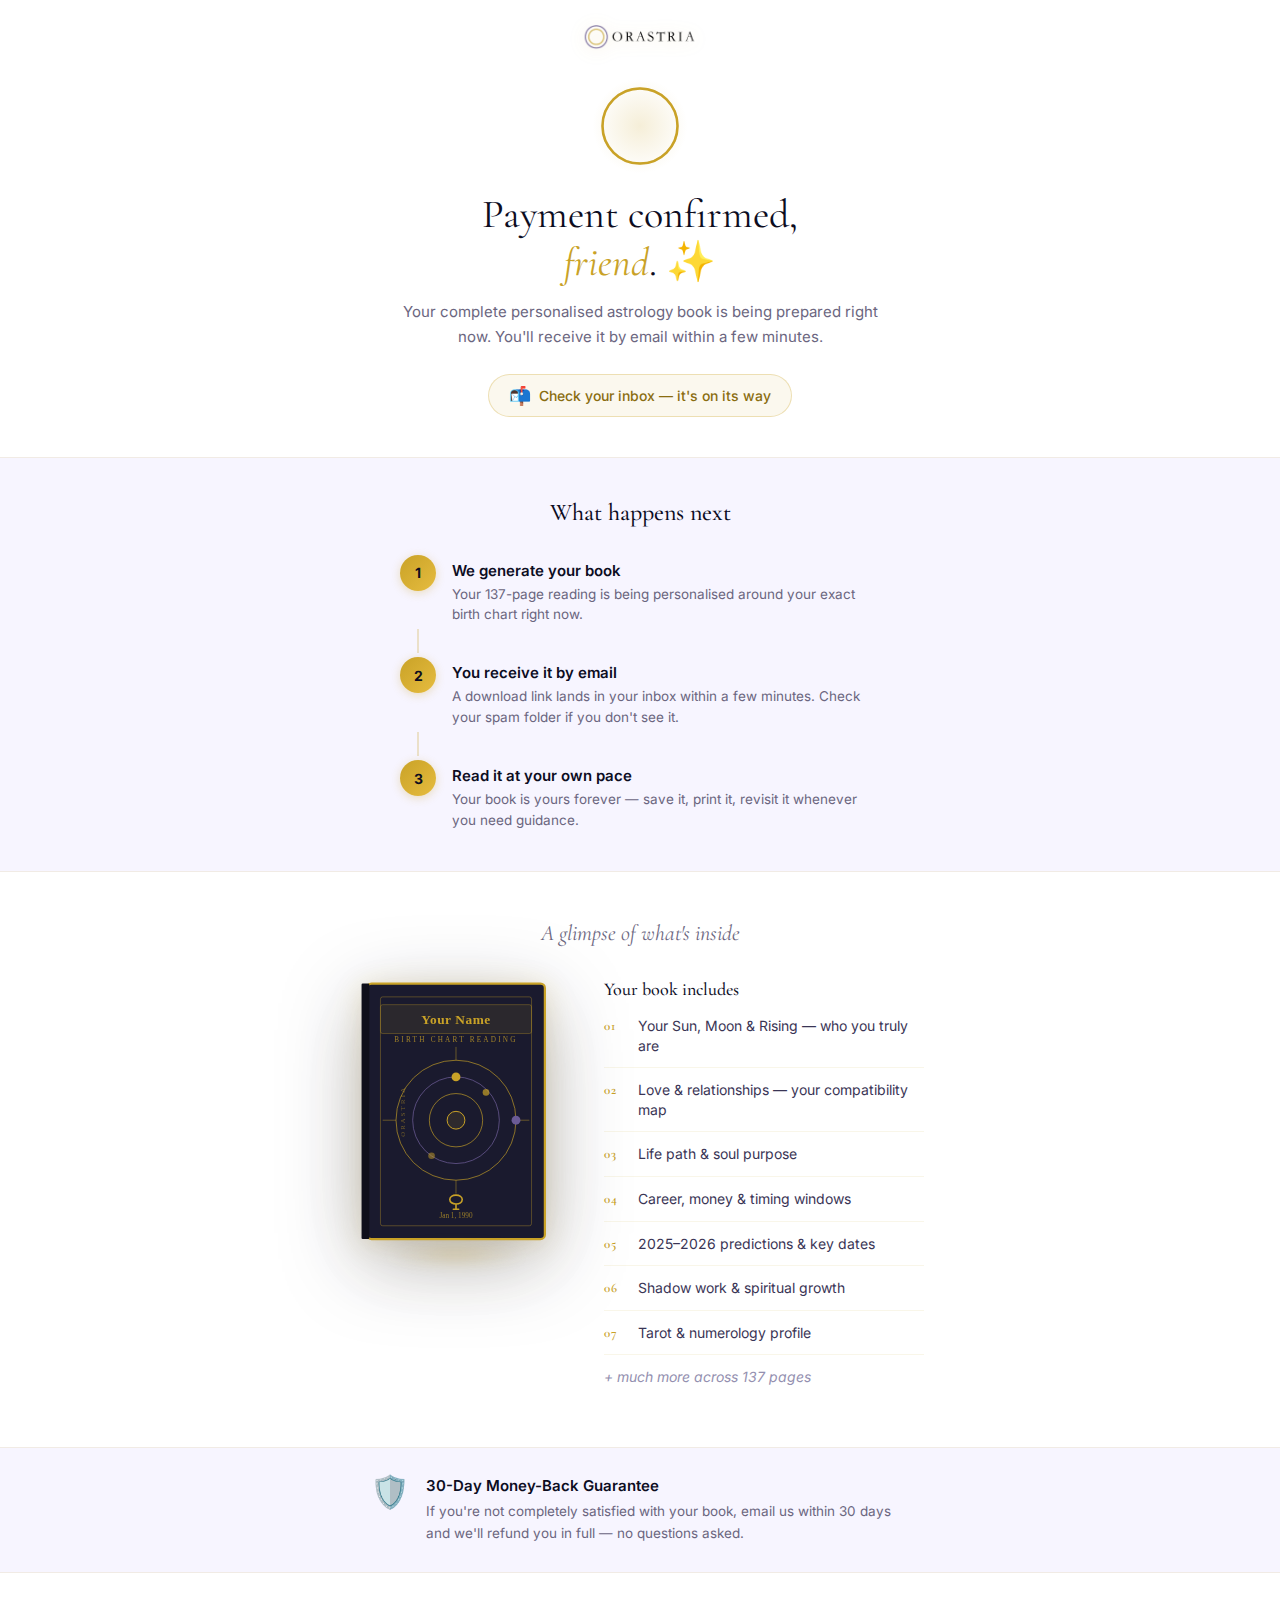
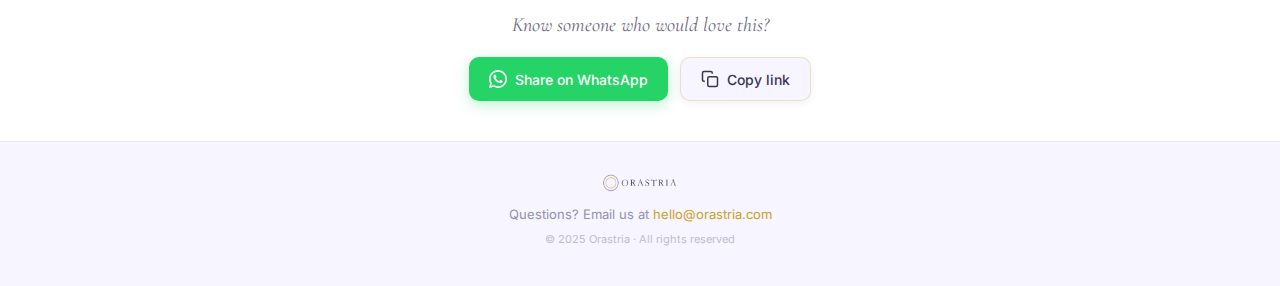
<file: thank-you-book/index.html>
<!DOCTYPE html>
<html lang="en">
<head>
<!-- Meta Pixel Code - Deferred until purchase verification -->
<script>
// ══════════════════════════════════════════════════════════════════════════════
// ORASTRIA THANK YOU PAGE - PURCHASE TRACKING
// v2026-02-24-v5: Fixed event_id for Meta CAPI deduplication
// ══════════════════════════════════════════════════════════════════════════════

const SUPABASE_URL = 'https://bkxgpjxfexndjwawaiph.supabase.co';
const SUPABASE_KEY = 'sb_publishable_qw9JxZ0SwYY5s_yOOylcgg_BWF2FnQ7';
const KLAVIYO_WORKER = 'https://orastria-api.orastria.workers.dev/klaviyo/purchase';
const SESSION_RESOLVER = 'https://orastria-api.orastria.workers.dev/session-to-uid';
const PIXEL_ID = '1196585509341329';

// ════════════════════════════════════════════════════════════════════════════
// PERSONALIZATION - Called when we have user data
// ════════════════════════════════════════════════════════════════════════════
function personalizePage(userData) {
  const params = new URLSearchParams(window.location.search);
  const name = params.get('name') || (userData ? userData.first_name : '') || localStorage.getItem('orastria_name') || '';

  if (name) {
    const firstName = name.split(' ')[0];
    const nameEl = document.getElementById('ty2-name');
    const coverEl = document.getElementById('ty2-cover-name');
    if (nameEl) nameEl.textContent = firstName;
    if (coverEl) coverEl.textContent = firstName;
    console.log('✓ Page personalized for:', firstName);
  } else {
    console.log('✓ Page personalized for: friend (no name found)');
  }
  
  // Store for other scripts
  window.thankYouUserData = userData;
}

// SHA256 hash function for email
async function sha256(message) {
  const msgBuffer = new TextEncoder().encode(message);
  const hashBuffer = await crypto.subtle.digest('SHA-256', msgBuffer);
  const hashArray = Array.from(new Uint8Array(hashBuffer));
  return hashArray.map(b => b.toString(16).padStart(2, '0')).join('');
}

// Generate deterministic event_id for deduplication (same as server-side CAPI)
function generateEventId(uid) {
  return `purchase_${uid}`;  // Must match server-side for dedup
}

// Get user IP
async function getUserIP() {
  try {
    const res = await fetch('https://api.ipify.org?format=json');
    const data = await res.json();
    return data.ip;
  } catch (e) {
    console.warn('Could not fetch IP:', e);
    return null;
  }
}

// Initialize Meta Pixel
function initPixel(advancedMatching = {}) {
  !function(f,b,e,v,n,t,s)
  {if(f.fbq)return;n=f.fbq=function(){n.callMethod?
  n.callMethod.apply(n,arguments):n.queue.push(arguments)};
  if(!f._fbq)f._fbq=n;n.push=n;n.loaded=!0;n.version='2.0';
  n.queue=[];t=b.createElement(e);t.async=!0;
  t.src=v;s=b.getElementsByTagName(e)[0];
  s.parentNode.insertBefore(t,s)}(window, document,'script',
  'https://connect.facebook.net/en_US/fbevents.js');

  fbq('init', PIXEL_ID, advancedMatching);
  fbq('track', 'PageView');
  console.log('📊 Pixel initialized');
}

// ════════════════════════════════════════════════════════════════════════════
// Resolve UID - handles both real UUIDs and Stripe session IDs
// ════════════════════════════════════════════════════════════════════════════
async function resolveUID(rawUID) {
  const uuidRegex = /^[0-9a-f]{8}-[0-9a-f]{4}-[0-9a-f]{4}-[0-9a-f]{4}-[0-9a-f]{12}$/i;
  if (rawUID && uuidRegex.test(rawUID)) {
    console.log('✓ UID is a valid UUID:', rawUID);
    return { uid: rawUID, email: null };
  }

  if (rawUID && rawUID.startsWith('cs_')) {
    console.log('⚠️ UID is a Stripe session ID, resolving via API...');
    try {
      const response = await fetch(`${SESSION_RESOLVER}?session_id=${rawUID}`);
      if (response.ok) {
        const data = await response.json();
        if (data.uid) {
          console.log('✓ Resolved real UID from session:', data.uid);
          return { uid: data.uid, email: data.email };
        }
      }
      console.error('❌ Could not resolve session to UID');
    } catch (error) {
      console.error('❌ Session resolution failed:', error);
    }
  }

  return { uid: null, email: null };
}

// ════════════════════════════════════════════════════════════════════════════
// MAIN PURCHASE FLOW
// ════════════════════════════════════════════════════════════════════════════
(async function processPurchase() {
  const urlParams = new URLSearchParams(window.location.search);
  let rawUID = urlParams.get('uid');
  const sessionId = urlParams.get('session_id');
  
  console.log('━━━ THANK YOU PAGE LOADED ━━━');
  console.log('Raw UID from URL:', rawUID);
  console.log('Session ID:', sessionId);

  // STEP 0: Resolve UID if it's a Stripe session ID
  let uid = rawUID;
  
  if (!rawUID && sessionId && sessionId.startsWith('cs_')) {
    console.log('📍 No UID, but have session_id - attempting resolution...');
    const resolved = await resolveUID(sessionId);
    uid = resolved.uid;
  } else if (rawUID && rawUID.startsWith('cs_')) {
    const resolved = await resolveUID(rawUID);
    uid = resolved.uid;
  } else if (rawUID) {
    const resolved = await resolveUID(rawUID);
    uid = resolved.uid;
  }

  // STEP 1: Verify UID exists
  if (!uid) {
    console.error('❌ Could not determine user ID');
    initPixel();
    personalizePage(null); // Still personalize with fallback
    return;
  }
  
  console.log('✅ Using resolved UID:', uid);

  // STEP 2: Fetch user from Supabase
  console.log('📊 Fetching user from Supabase...');
  
  let userData;
  try {
    const response = await fetch(
      `${SUPABASE_URL}/rest/v1/orastria_submissions?id=eq.${uid}&select=*`,
      {
        headers: {
          'apikey': SUPABASE_KEY,
          'Authorization': `Bearer ${SUPABASE_KEY}`
        }
      }
    );
    
    const users = await response.json();
    
    if (!users || users.length === 0) {
      console.error('❌ User not found in database for UID:', uid);
      initPixel();
      personalizePage(null);
      return;
    }
    
    userData = users[0];
    console.log('✅ User found:', userData.email, '| Name:', userData.first_name);
    
  } catch (error) {
    console.error('❌ Supabase fetch error:', error);
    initPixel();
    personalizePage(null);
    return;
  }

  // *** PERSONALIZE PAGE IMMEDIATELY AFTER GETTING USER DATA ***
  personalizePage(userData);

  // STEP 3: Check if already purchased
  if (userData.buy === true || userData.buy === 'yes' || userData.buy === 'true') {
    console.log('⚠️ User already purchased - NOT firing Purchase event again');
    initPixel();
    return;
  }

  // STEP 4: NEW PURCHASE - Fire events
  console.log('🎉 NEW PURCHASE DETECTED');
  
  const userIP = await getUserIP();
  const userAgent = navigator.userAgent;
  const fbclid = userData.fbclid || urlParams.get('fbclid') || '';
  const eventId = generateEventId(uid);
  
  const advancedMatching = { external_id: uid };
  
  if (fbclid) {
    advancedMatching.fbc = 'fb.1.' + Date.now() + '.' + fbclid;
  }
  if (userData.email) {
    advancedMatching.em = await sha256(userData.email.toLowerCase().trim());
  }
  if (userIP) {
    advancedMatching.client_ip_address = userIP;
  }
  if (userAgent) {
    advancedMatching.client_user_agent = userAgent;
  }
  
  console.log('📊 Event ID:', eventId);
  
  initPixel(advancedMatching);
  
  fbq('track', 'Purchase', {
    value: 7.99,
    currency: 'EUR',
    content_name: 'Orastria Full Book',
    content_type: 'product',
    content_ids: ['orastria-book'],
    order_id: uid
  }, { eventID: eventId });
  
  console.log('✅ Meta Purchase event fired: €7.99');

  // ════════════════════════════════════════════════════════════════════════════
  // GOOGLE ADS CONVERSION (with Enhanced Conversions)
  // ════════════════════════════════════════════════════════════════════════════
  if (typeof gtag === 'function') {
    // Set user_data for Enhanced Conversions
    gtag('set', 'user_data', {
      'email': userData.email || '',
      'first_name': userData.first_name || '',
      'last_name': userData.last_name || ''
    });
    
    // Fire conversion event
    gtag('event', 'conversion', {
      'send_to': 'AW-17514821837/88zjCM_ng_4bEM3x259B',
      'value': 7.99,
      'currency': 'EUR',
      'transaction_id': uid
    });
    
    console.log('✅ Google Ads conversion fired: €7.99');
  } else {
    console.warn('⚠️ gtag not loaded - Google Ads conversion skipped');
  }

  // ════════════════════════════════════════════════════════════════════════════
  // MICROSOFT/BING ADS CONVERSION
  // ════════════════════════════════════════════════════════════════════════════
  window.uetq = window.uetq || [];
  window.uetq.push('event', 'purchase', {
    'revenue_value': 7.99,
    'currency': 'EUR',
    'transaction_id': uid
  });
  console.log('✅ Bing Ads conversion fired: €7.99');

  // STEP 5: Update Supabase + Klaviyo (fire and forget)
  console.log('📝 Updating Supabase and Klaviyo...');
  
  fetch(`${SUPABASE_URL}/rest/v1/orastria_submissions?id=eq.${uid}`, {
    method: 'PATCH',
    headers: {
      'Content-Type': 'application/json',
      'apikey': SUPABASE_KEY,
      'Authorization': `Bearer ${SUPABASE_KEY}`,
      'Prefer': 'return=minimal'
    },
    body: JSON.stringify({ buy: true })
  }).then(r => console.log(r.ok ? '✅ Supabase: buy=true' : '❌ Supabase failed'))
    .catch(e => console.error('❌ Supabase error:', e));
  
  fetch(KLAVIYO_WORKER, {
    method: 'POST',
    headers: { 'Content-Type': 'application/json' },
    body: JSON.stringify({ email: userData.email })
  }).then(r => r.json())
    .then(d => console.log(d.success ? '✅ Klaviyo: pay?=yes' : '❌ Klaviyo failed:', d))
    .catch(e => console.error('❌ Klaviyo error:', e));
  
  console.log('━━━ PURCHASE TRACKING COMPLETE ━━━');
})();
</script>
<noscript><img height="1" width="1" style="display:none"
src="https://www.facebook.com/tr?id=1196585509341329&ev=PageView&noscript=1"
/></noscript>
<!-- End Meta Pixel Code -->
<!-- Google Ads (gtag.js) -->
<script async src="https://www.googletagmanager.com/gtag/js?id=AW-17514821837"></script>
<script>
  window.dataLayer = window.dataLayer || [];
  function gtag(){dataLayer.push(arguments);}
  gtag('js', new Date());
  gtag('config', 'AW-17514821837');
</script>
<!-- End Google Ads -->
<!-- Microsoft/Bing UET Tag -->
<script>(function(w,d,t,u,o){w[u]=w[u]||[],o.ts=(new Date).getTime();var n=d.createElement(t);n.src="https://bat.bing.net/bat.js?ti="+o.ti+("uetq"!=u?"&q="+u:""),n.async=1,n.onload=n.onreadystatechange=function(){var s=this.readyState;s&&"loaded"!==s&&"complete"!==s||(o.q=w[u],w[u]=new UET(o),w[u].push("pageLoad"),n.onload=n.onreadystatechange=null)};var i=d.getElementsByTagName(t)[0];i.parentNode.insertBefore(n,i)})(window,document,"script","uetq",{ti:"187237886",enableAutoSpaTracking:true});</script>
<!-- End Bing UET -->
  <meta charset="UTF-8" />
  <meta name="viewport" content="width=device-width, initial-scale=1.0" />
  <title>Orastria — Your Book is Being Prepared ✨</title>
  <link rel="preconnect" href="https://fonts.googleapis.com" />
  <link rel="preconnect" href="https://fonts.gstatic.com" crossorigin />
  <link href="https://fonts.googleapis.com/css2?family=Cormorant+Garamond:ital,wght@0,300;0,400;0,500;0,600;1,300;1,400&family=Inter:wght@300;400;500;600&display=swap" rel="stylesheet" />
  <link rel="stylesheet" href="thank-you.css" />
</head>
<body>

<!-- ── HEADER ──────────────────────────────────────────────── -->
<header class="ty2-header">
  <img src="../book-1/assets/images/logo.avif" alt="Orastria" class="ty2-logo" />
</header>

<!-- ── HERO ────────────────────────────────────────────────── -->
<section class="ty2-hero">
  <div class="ty2-check-wrap">
    <svg class="ty2-check-svg" viewBox="0 0 64 64" fill="none" xmlns="http://www.w3.org/2000/svg">
      <circle cx="32" cy="32" r="30" stroke="#c9a227" stroke-width="2" stroke-opacity="0.3"/>
      <circle cx="32" cy="32" r="30" stroke="#c9a227" stroke-width="2" stroke-dasharray="188.5" stroke-dashoffset="188.5" class="ty2-check-ring"/>
      <polyline points="18,33 27,43 46,22" stroke="#c9a227" stroke-width="3" stroke-linecap="round" stroke-linejoin="round" stroke-dasharray="42" stroke-dashoffset="42" class="ty2-check-tick"/>
    </svg>
    <div class="ty2-check-glow"></div>
  </div>

  <h1 class="ty2-title">Payment confirmed,<br><em id="ty2-name">friend</em>. ✨</h1>
  <p class="ty2-sub">Your complete personalised astrology book is being prepared right now. You'll receive it by email within a few minutes.</p>

  <div class="ty2-email-badge">
    <span class="ty2-email-icon">📬</span>
    Check your inbox — it's on its way
  </div>
</section>

<!-- ── WHAT HAPPENS NEXT ────────────────────────────────────── -->
<section class="ty2-steps-section">
  <h2 class="ty2-steps-title">What happens next</h2>
  <div class="ty2-steps">
    <div class="ty2-step">
      <div class="ty2-step-num">1</div>
      <div class="ty2-step-body">
        <strong>We generate your book</strong>
        <span>Your 137-page reading is being personalised around your exact birth chart right now.</span>
      </div>
    </div>
    <div class="ty2-step-divider"></div>
    <div class="ty2-step">
      <div class="ty2-step-num">2</div>
      <div class="ty2-step-body">
        <strong>You receive it by email</strong>
        <span>A download link lands in your inbox within a few minutes. Check your spam folder if you don't see it.</span>
      </div>
    </div>
    <div class="ty2-step-divider"></div>
    <div class="ty2-step">
      <div class="ty2-step-num">3</div>
      <div class="ty2-step-body">
        <strong>Read it at your own pace</strong>
        <span>Your book is yours forever — save it, print it, revisit it whenever you need guidance.</span>
      </div>
    </div>
  </div>
</section>

<!-- ── BOOK PREVIEW ─────────────────────────────────────────── -->
<section class="ty2-book-section">
  <p class="ty2-book-label">A glimpse of what's inside</p>
  <div class="ty2-book-wrap">
    <div class="ty2-book-float">
      <svg class="ty2-book-svg" viewBox="0 0 180 240" fill="none" xmlns="http://www.w3.org/2000/svg">
        <rect x="10" y="5" width="160" height="230" rx="4" fill="#1a1a2e"/>
        <rect x="10" y="5" width="160" height="230" rx="4" stroke="#c9a227" stroke-width="2"/>
        <rect x="22" y="17" width="136" height="206" rx="2" stroke="#c9a227" stroke-width="0.8" stroke-opacity="0.4"/>
        <rect x="22" y="24" width="136" height="26" rx="2" fill="#c9a227" fill-opacity="0.1"/>
        <rect x="22" y="24" width="136" height="26" rx="2" stroke="#c9a227" stroke-width="0.6" stroke-opacity="0.5"/>
        <text x="90" y="41" text-anchor="middle" fill="#c9a227" font-family="Georgia, serif" font-size="12" font-weight="bold" letter-spacing="0.5" id="ty2-cover-name">Your Name</text>
        <text x="90" y="58" text-anchor="middle" fill="#c9a227" font-family="Georgia, serif" font-size="6.5" fill-opacity="0.75" letter-spacing="2">BIRTH CHART READING</text>
        <circle cx="90" cy="128" r="54" stroke="#c9a227" stroke-width="0.9" stroke-opacity="0.65"/>
        <circle cx="90" cy="128" r="39" stroke="#6b5b95" stroke-width="0.9" stroke-opacity="0.75"/>
        <circle cx="90" cy="128" r="24" stroke="#c9a227" stroke-width="0.9" stroke-opacity="0.65"/>
        <circle cx="90" cy="128" r="8" fill="#c9a227" fill-opacity="0.12" stroke="#c9a227" stroke-width="0.9"/>
        <line x1="90" y1="74" x2="90" y2="62" stroke="#c9a227" stroke-width="0.8" stroke-opacity="0.5"/>
        <line x1="90" y1="182" x2="90" y2="194" stroke="#c9a227" stroke-width="0.8" stroke-opacity="0.5"/>
        <line x1="36" y1="128" x2="24" y2="128" stroke="#c9a227" stroke-width="0.8" stroke-opacity="0.5"/>
        <line x1="144" y1="128" x2="156" y2="128" stroke="#c9a227" stroke-width="0.8" stroke-opacity="0.5"/>
        <circle cx="90" cy="89" r="4" fill="#c9a227"/>
        <circle cx="117" cy="103" r="3" fill="#c9a227" fill-opacity="0.7"/>
        <circle cx="144" cy="128" r="4" fill="#6b5b95"/>
        <circle cx="68" cy="160" r="3" fill="#c9a227" fill-opacity="0.5"/>
        <g transform="translate(82, 193) scale(0.8)" fill="none" stroke="#c9a227" stroke-width="1.8" stroke-linecap="round" stroke-linejoin="round">
          <path d="M3 8 C3 5 6 3 10 3 C14 3 17 5 17 8 C17 11 14 13 10 13 C6 13 3 11 3 8 M10 13 L10 19 M7 19 L13 19"/>
        </g>
        <text x="90" y="216" text-anchor="middle" fill="#c9a227" font-family="Georgia, serif" font-size="6.5" fill-opacity="0.7">Jan 1, 1990</text>
        <rect x="5" y="5" width="7" height="230" rx="1" fill="#0f0f1a"/>
        <text x="9" y="155" text-anchor="middle" fill="#c9a227" font-family="Georgia, serif" font-size="6" fill-opacity="0.5" letter-spacing="2" transform="rotate(-90, 9, 120)">ORASTRIA</text>
      </svg>
      <div class="ty2-book-glow"></div>
    </div>
    <div class="ty2-chapters">
      <p class="ty2-chapters-label">Your book includes</p>
      <ul class="ty2-chapters-list">
        <li><span class="ty2-ch-num">01</span><span>Your Sun, Moon & Rising — who you truly are</span></li>
        <li><span class="ty2-ch-num">02</span><span>Love & relationships — your compatibility map</span></li>
        <li><span class="ty2-ch-num">03</span><span>Life path & soul purpose</span></li>
        <li><span class="ty2-ch-num">04</span><span>Career, money & timing windows</span></li>
        <li><span class="ty2-ch-num">05</span><span>2025–2026 predictions & key dates</span></li>
        <li><span class="ty2-ch-num">06</span><span>Shadow work & spiritual growth</span></li>
        <li><span class="ty2-ch-num">07</span><span>Tarot & numerology profile</span></li>
        <li class="ty2-ch-more">+ much more across 137 pages</li>
      </ul>
    </div>
  </div>
</section>

<!-- ── GUARANTEE ────────────────────────────────────────────── -->
<section class="ty2-guarantee-section">
  <div class="ty2-guarantee-card">
    <div class="ty2-guarantee-icon">🛡️</div>
    <div>
      <strong>30-Day Money-Back Guarantee</strong>
      <p>If you're not completely satisfied with your book, email us within 30 days and we'll refund you in full — no questions asked.</p>
    </div>
  </div>
</section>

<!-- ── SHARE ─────────────────────────────────────────────────── -->
<section class="ty2-share-section">
  <p class="ty2-share-label">Know someone who would love this?</p>
  <div class="ty2-share-btns">
    <button class="ty2-share-btn ty2-share-wa" onclick="shareWhatsApp()">
      <svg viewBox="0 0 24 24" fill="currentColor" width="18" height="18"><path d="M17.472 14.382c-.297-.149-1.758-.867-2.03-.967-.273-.099-.471-.148-.67.15-.197.297-.767.966-.94 1.164-.173.199-.347.223-.644.075-.297-.15-1.255-.463-2.39-1.475-.883-.788-1.48-1.761-1.653-2.059-.173-.297-.018-.458.13-.606.134-.133.298-.347.446-.52.149-.174.198-.298.298-.497.099-.198.05-.371-.025-.52-.075-.149-.669-1.612-.916-2.207-.242-.579-.487-.5-.669-.51-.173-.008-.371-.01-.57-.01-.198 0-.52.074-.792.372-.272.297-1.04 1.016-1.04 2.479 0 1.462 1.065 2.875 1.213 3.074.149.198 2.096 3.2 5.077 4.487.709.306 1.262.489 1.694.625.712.227 1.36.195 1.871.118.571-.085 1.758-.719 2.006-1.413.248-.694.248-1.289.173-1.413-.074-.124-.272-.198-.57-.347z"/><path d="M12 0C5.373 0 0 5.373 0 12c0 2.122.554 4.118 1.523 5.853L0 24l6.343-1.501A11.933 11.933 0 0012 24c6.627 0 12-5.373 12-12S18.627 0 12 0zm0 21.818a9.817 9.817 0 01-5.002-1.368l-.358-.213-3.766.892.938-3.669-.234-.374A9.787 9.787 0 012.182 12C2.182 6.57 6.57 2.182 12 2.182c5.43 0 9.818 4.388 9.818 9.818 0 5.43-4.388 9.818-9.818 9.818z"/></svg>
      Share on WhatsApp
    </button>
    <button class="ty2-share-btn ty2-share-copy" onclick="copyLink()">
      <svg viewBox="0 0 24 24" fill="none" stroke="currentColor" stroke-width="2" width="18" height="18"><rect x="9" y="9" width="13" height="13" rx="2"/><path d="M5 15H4a2 2 0 01-2-2V4a2 2 0 012-2h9a2 2 0 012 2v1"/></svg>
      <span id="ty2-copy-label">Copy link</span>
    </button>
  </div>
</section>

<!-- ── FOOTER ───────────────────────────────────────────────── -->
<footer class="ty2-footer">
  <img src="../book-1/assets/images/logo.avif" alt="Orastria" class="ty2-footer-logo" />
  <p>Questions? Email us at <a href="mailto:hello@orastria.com">hello@orastria.com</a></p>
  <p class="ty2-footer-small">© 2025 Orastria · All rights reserved</p>
</footer>

<script>
// ── Animated checkmark on load ───────────────────────────────
window.addEventListener('load', () => {
  setTimeout(() => {
    document.querySelector('.ty2-check-ring').classList.add('animate');
    setTimeout(() => {
      document.querySelector('.ty2-check-tick').classList.add('animate');
    }, 500);
  }, 300);
});

// ── Share helpers ────────────────────────────────────────────
function shareWhatsApp() {
  const text = encodeURIComponent('I just got my personalised astrology book from Orastria — it\'s incredible! Check it out: https://orastria.com');
  window.open('https://wa.me/?text=' + text, '_blank');
}

function copyLink() {
  navigator.clipboard.writeText('https://orastria.com').then(() => {
    const label = document.getElementById('ty2-copy-label');
    label.textContent = 'Copied! ✓';
    setTimeout(() => label.textContent = 'Copy link', 2500);
  });
}
</script>

</body>
</html>
</file>
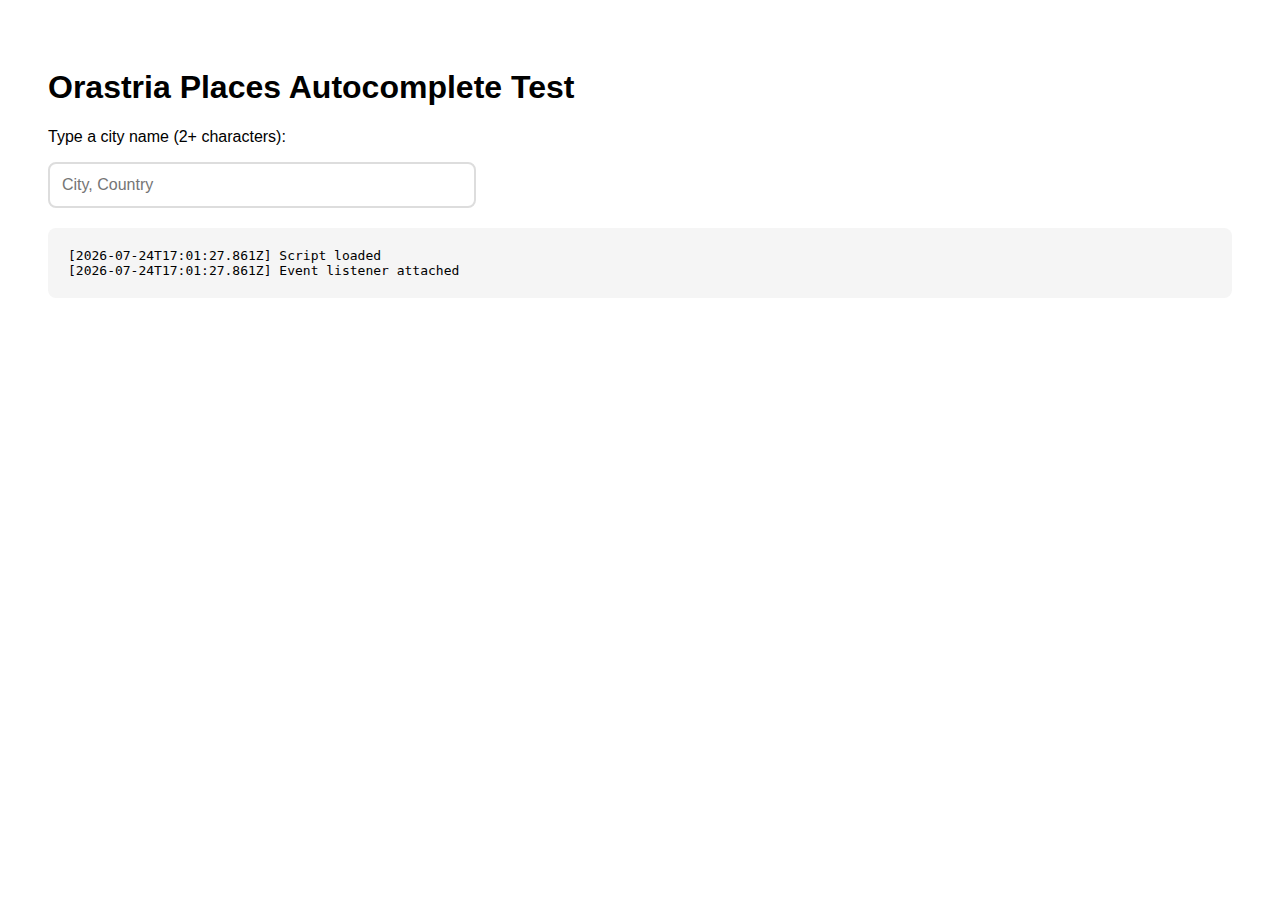
<file: test-autocomplete.html>
<!DOCTYPE html>
<html>
<head>
<meta charset="UTF-8">
<title>Autocomplete Test</title>
<style>
body { font-family: Arial; padding: 40px; }
input { padding: 12px; font-size: 16px; width: 400px; border: 2px solid #ddd; border-radius: 8px; }
.dropdown { position: absolute; background: white; border: 1px solid #ddd; border-radius: 8px; max-height: 300px; overflow-y: auto; z-index: 1000; box-shadow: 0 4px 12px rgba(0,0,0,0.15); display: none; width: 400px; }
.dropdown-item { padding: 12px 16px; cursor: pointer; border-bottom: 1px solid #f0f0f0; }
.dropdown-item:hover { background-color: #f5f5f5; }
#log { margin-top: 20px; padding: 20px; background: #f5f5f5; border-radius: 8px; font-family: monospace; white-space: pre-wrap; }
</style>
</head>
<body>

<h1>Orastria Places Autocomplete Test</h1>
<p>Type a city name (2+ characters):</p>

<div style="position: relative;">
  <input type="text" id="birth-place" placeholder="City, Country" />
  <div class="dropdown" id="dropdown"></div>
</div>

<div id="log"></div>

<script>
const input = document.getElementById('birth-place');
const dropdown = document.getElementById('dropdown');
const log = document.getElementById('log');

function addLog(msg) {
  log.textContent += `[${new Date().toISOString()}] ${msg}\n`;
}

addLog('Script loaded');

let debounceTimer;

input.addEventListener('input', async (e) => {
  clearTimeout(debounceTimer);
  const query = e.target.value.trim();
  
  addLog(`Input: "${query}" (length: ${query.length})`);

  if (query.length < 2) {
    dropdown.style.display = 'none';
    addLog('Too short, hiding dropdown');
    return;
  }

  debounceTimer = setTimeout(async () => {
    addLog('Fetching from API...');
    
    try {
      const url = `https://orastria-api.orastria.workers.dev/places?input=${encodeURIComponent(query)}&types=(cities)`;
      addLog(`URL: ${url}`);
      
      const response = await fetch(url);
      addLog(`Response status: ${response.status}`);
      
      const data = await response.json();
      addLog(`Response data: ${JSON.stringify(data).substring(0, 200)}...`);

      if (data.status === 'OK' && data.predictions && data.predictions.length > 0) {
        addLog(`Got ${data.predictions.length} predictions`);
        renderDropdown(data.predictions);
      } else {
        addLog('No predictions or bad status');
        dropdown.style.display = 'none';
      }
    } catch (error) {
      addLog(`ERROR: ${error.message}`);
      dropdown.style.display = 'none';
    }
  }, 300);
});

function renderDropdown(predictions) {
  dropdown.innerHTML = '';
  
  predictions.forEach(prediction => {
    const item = document.createElement('div');
    item.className = 'dropdown-item';
    item.textContent = prediction.description;
    
    item.addEventListener('click', () => {
      input.value = prediction.description;
      dropdown.style.display = 'none';
      addLog(`Selected: ${prediction.description}`);
    });
    
    dropdown.appendChild(item);
  });

  dropdown.style.display = 'block';
  addLog('Dropdown shown');
}

addLog('Event listener attached');
</script>

</body>
</html>
</file>
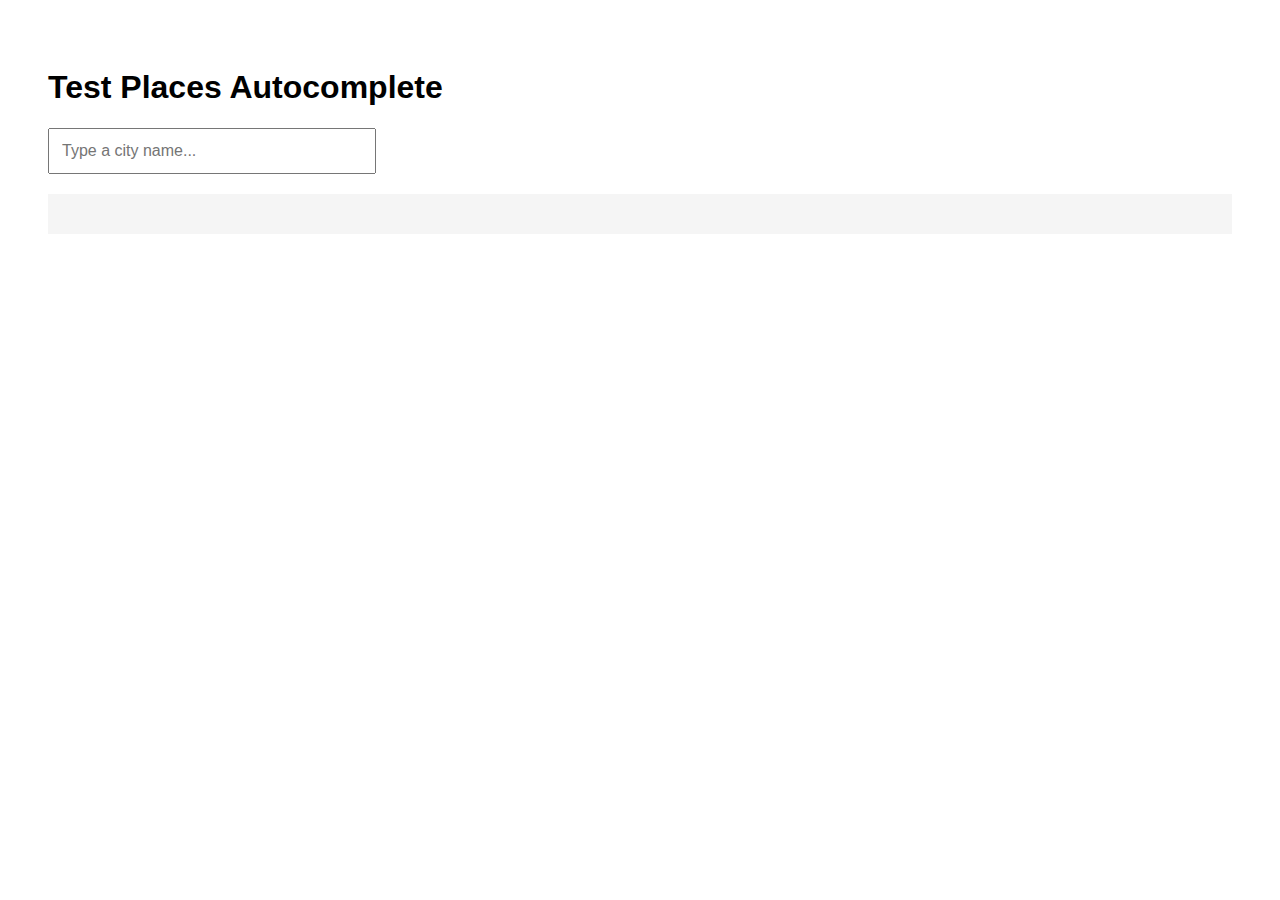
<file: test-places.html>
<!DOCTYPE html>
<html>
<head>
  <title>Test Places API</title>
  <style>
    body { font-family: sans-serif; padding: 40px; }
    input { padding: 12px; font-size: 16px; width: 300px; }
    #results { margin-top: 20px; padding: 20px; background: #f5f5f5; }
    .item { padding: 10px; border-bottom: 1px solid #ddd; cursor: pointer; }
    .item:hover { background: #e0e0e0; }
  </style>
</head>
<body>
  <h1>Test Places Autocomplete</h1>
  <input type="text" id="city-input" placeholder="Type a city name...">
  <div id="results"></div>
  <div id="log" style="margin-top:20px;color:#666;"></div>

  <script>
    const input = document.getElementById('city-input');
    const results = document.getElementById('results');
    const log = document.getElementById('log');
    
    let debounce;
    
    input.addEventListener('input', (e) => {
      clearTimeout(debounce);
      const query = e.target.value.trim();
      
      if (query.length < 2) {
        results.innerHTML = '<p>Type at least 2 characters...</p>';
        return;
      }
      
      log.textContent = 'Searching for: ' + query;
      
      debounce = setTimeout(async () => {
        try {
          const url = `https://orastria-proxy.orastria.workers.dev/api/places/autocomplete?input=${encodeURIComponent(query)}`;
          log.textContent = 'Fetching: ' + url;
          
          const response = await fetch(url);
          const data = await response.json();
          
          log.textContent = 'Response: ' + JSON.stringify(data).substring(0, 200) + '...';
          
          if (data.status === 'OK' && data.predictions) {
            results.innerHTML = data.predictions.map(p => 
              `<div class="item">${p.description}</div>`
            ).join('');
          } else {
            results.innerHTML = '<p>No results or error: ' + data.status + '</p>';
          }
        } catch (error) {
          log.textContent = 'Error: ' + error.message;
          results.innerHTML = '<p style="color:red;">Error: ' + error.message + '</p>';
        }
      }, 300);
    });
  </script>
</body>
</html>
</file>
<file: thank-you-book/thank-you.css>
/* ============================================================
   ORASTRIA — THANK YOU PAGE (post-purchase)
   Matches quiz + checkout design system
   ============================================================ */

*, *::before, *::after {
  box-sizing: border-box;
  margin: 0;
  padding: 0;
}

:root {
  --navy: #0d0d1f;
  --gold: #c9a227;
  --gold-light: #e6bc3f;
  --purple: #6b5b95;
  --radius: 16px;
  --radius-sm: 10px;
  --transition: 0.3s cubic-bezier(0.4, 0, 0.2, 1);
}

html {
  font-size: 16px;
}

body {
  font-family: 'Inter', sans-serif;
  background: #ffffff;
  color: #1a1830;
  min-height: 100vh;
  overflow-x: hidden;
}

/* ── HEADER ─────────────────────────────────────────────────── */
.ty2-header {
  display: flex;
  justify-content: center;
  padding: 24px 20px 0;
}

.ty2-logo {
  width: 120px;
  height: auto;
  filter: drop-shadow(0 2px 8px rgba(201,162,39,0.3));
}

/* ── HERO ───────────────────────────────────────────────────── */
.ty2-hero {
  text-align: center;
  padding: 36px 24px 40px;
  max-width: 540px;
  margin: 0 auto;
}

/* animated checkmark */
.ty2-check-wrap {
  position: relative;
  width: 80px;
  height: 80px;
  margin: 0 auto 24px;
}

.ty2-check-svg {
  width: 80px;
  height: 80px;
}

.ty2-check-ring {
  transition: stroke-dashoffset 0.7s cubic-bezier(0.4, 0, 0.2, 1);
}

.ty2-check-ring.animate {
  stroke-dashoffset: 0;
}

.ty2-check-tick {
  transition: stroke-dashoffset 0.5s cubic-bezier(0.4, 0, 0.2, 1) 0.1s;
}

.ty2-check-tick.animate {
  stroke-dashoffset: 0;
}

.ty2-check-glow {
  position: absolute;
  inset: -8px;
  border-radius: 50%;
  background: radial-gradient(circle, rgba(201,162,39,0.18) 0%, transparent 70%);
  animation: glow-pulse 2.5s ease-in-out infinite;
}

@keyframes glow-pulse {
  0%, 100% { opacity: 0.7; transform: scale(1); }
  50% { opacity: 1; transform: scale(1.08); }
}

.ty2-title {
  font-family: 'Cormorant Garamond', serif;
  font-size: clamp(28px, 6vw, 40px);
  font-weight: 400;
  line-height: 1.2;
  color: #0d0d1f;
  margin-bottom: 14px;
  animation: fadeUp 0.6s ease both;
  animation-delay: 0.8s;
}

.ty2-title em {
  color: var(--gold);
  font-style: italic;
}

.ty2-sub {
  font-size: 15px;
  color: #6b6680;
  line-height: 1.65;
  margin-bottom: 24px;
  animation: fadeUp 0.6s ease both;
  animation-delay: 1s;
}

@keyframes fadeUp {
  from { opacity: 0; transform: translateY(10px); }
  to { opacity: 1; transform: translateY(0); }
}

.ty2-email-badge {
  display: inline-flex;
  align-items: center;
  gap: 8px;
  background: rgba(201,162,39,0.08);
  border: 1px solid rgba(201,162,39,0.3);
  border-radius: 40px;
  padding: 10px 20px;
  font-size: 14px;
  font-weight: 500;
  color: #8a6d10;
  animation: fadeUp 0.6s ease both;
  animation-delay: 1.2s;
}

.ty2-email-icon {
  font-size: 18px;
}

/* ── WHAT HAPPENS NEXT ──────────────────────────────────────── */
.ty2-steps-section {
  background: #f7f5ff;
  border-top: 1px solid rgba(201,162,39,0.12);
  border-bottom: 1px solid rgba(201,162,39,0.12);
  padding: 40px 24px;
}

.ty2-steps-title {
  font-family: 'Cormorant Garamond', serif;
  font-size: 24px;
  font-weight: 500;
  color: #0d0d1f;
  text-align: center;
  margin-bottom: 28px;
}

.ty2-steps {
  max-width: 480px;
  margin: 0 auto;
  display: flex;
  flex-direction: column;
}

.ty2-step {
  display: flex;
  align-items: flex-start;
  gap: 16px;
}

.ty2-step-num {
  flex-shrink: 0;
  width: 36px;
  height: 36px;
  border-radius: 50%;
  background: linear-gradient(135deg, var(--gold), var(--gold-light));
  color: #0d0d1f;
  font-size: 14px;
  font-weight: 700;
  display: flex;
  align-items: center;
  justify-content: center;
  box-shadow: 0 2px 10px rgba(201,162,39,0.3);
}

.ty2-step-body {
  display: flex;
  flex-direction: column;
  gap: 4px;
  padding-top: 6px;
}

.ty2-step-body strong {
  font-size: 15px;
  font-weight: 600;
  color: #0d0d1f;
}

.ty2-step-body span {
  font-size: 13.5px;
  color: #6b6680;
  line-height: 1.55;
}

.ty2-step-divider {
  width: 2px;
  height: 24px;
  background: rgba(201,162,39,0.25);
  margin-left: 17px; /* aligns with centre of number circle */
  margin-top: 4px;
  margin-bottom: 4px;
}

/* ── BOOK PREVIEW ───────────────────────────────────────────── */
.ty2-book-section {
  padding: 48px 24px;
  max-width: 840px;
  margin: 0 auto;
  text-align: center;
}

.ty2-book-label {
  font-family: 'Cormorant Garamond', serif;
  font-size: 22px;
  font-style: italic;
  color: #6b6680;
  margin-bottom: 32px;
}

.ty2-book-wrap {
  display: flex;
  flex-direction: column;
  align-items: center;
  gap: 36px;
}

@media (min-width: 680px) {
  .ty2-book-wrap {
    flex-direction: row;
    align-items: flex-start;
    justify-content: center;
    gap: 48px;
  }
}

/* floating book */
.ty2-book-float {
  position: relative;
  flex-shrink: 0;
}

.ty2-book-svg {
  width: 200px;
  height: auto;
  filter: drop-shadow(0 20px 40px rgba(13,13,31,0.3)) drop-shadow(0 4px 12px rgba(201,162,39,0.2));
  animation: float-book 5s ease-in-out infinite;
}

@keyframes float-book {
  0%, 100% { transform: translateY(0); }
  50% { transform: translateY(-10px); }
}

.ty2-book-glow {
  position: absolute;
  bottom: -20px;
  left: 50%;
  transform: translateX(-50%);
  width: 140px;
  height: 28px;
  background: radial-gradient(ellipse, rgba(201,162,39,0.22) 0%, transparent 70%);
  filter: blur(6px);
  animation: float-book 5s ease-in-out infinite;
}

/* chapters list */
.ty2-chapters {
  text-align: left;
  max-width: 320px;
}

.ty2-chapters-label {
  font-family: 'Cormorant Garamond', serif;
  font-size: 18px;
  font-weight: 500;
  color: #0d0d1f;
  margin-bottom: 16px;
}

.ty2-chapters-list {
  list-style: none;
  display: flex;
  flex-direction: column;
  gap: 12px;
}

.ty2-chapters-list li {
  display: flex;
  align-items: flex-start;
  gap: 12px;
  font-size: 14px;
  color: #3a3555;
  line-height: 1.4;
  padding-bottom: 12px;
  border-bottom: 1px solid rgba(201,162,39,0.1);
}

.ty2-chapters-list li:last-child {
  border-bottom: none;
}

.ty2-ch-num {
  flex-shrink: 0;
  font-family: 'Cormorant Garamond', serif;
  font-size: 13px;
  font-weight: 600;
  color: var(--gold);
  letter-spacing: 0.5px;
  min-width: 22px;
  padding-top: 1px;
}

.ty2-ch-more {
  font-style: italic;
  color: #9490b0 !important;
  border-bottom: none !important;
}

/* ── GUARANTEE ──────────────────────────────────────────────── */
.ty2-guarantee-section {
  background: #f7f5ff;
  border-top: 1px solid rgba(201,162,39,0.12);
  border-bottom: 1px solid rgba(201,162,39,0.12);
  padding: 28px 24px;
}

.ty2-guarantee-card {
  max-width: 540px;
  margin: 0 auto;
  display: flex;
  align-items: flex-start;
  gap: 16px;
}

.ty2-guarantee-icon {
  font-size: 32px;
  flex-shrink: 0;
  line-height: 1;
}

.ty2-guarantee-card strong {
  display: block;
  font-size: 15px;
  font-weight: 600;
  color: #0d0d1f;
  margin-bottom: 6px;
}

.ty2-guarantee-card p {
  font-size: 13.5px;
  color: #6b6680;
  line-height: 1.6;
}

/* ── SHARE ──────────────────────────────────────────────────── */
.ty2-share-section {
  padding: 40px 24px;
  text-align: center;
  max-width: 440px;
  margin: 0 auto;
}

.ty2-share-label {
  font-family: 'Cormorant Garamond', serif;
  font-size: 20px;
  font-style: italic;
  color: #6b6680;
  margin-bottom: 20px;
}

.ty2-share-btns {
  display: flex;
  gap: 12px;
  justify-content: center;
  flex-wrap: wrap;
}

.ty2-share-btn {
  display: inline-flex;
  align-items: center;
  gap: 8px;
  padding: 12px 20px;
  border-radius: var(--radius-sm);
  font-family: 'Inter', sans-serif;
  font-size: 14px;
  font-weight: 500;
  cursor: pointer;
  border: none;
  transition: transform 0.15s ease, box-shadow 0.15s ease;
}

.ty2-share-btn:hover {
  transform: translateY(-2px);
}

.ty2-share-wa {
  background: #25D366;
  color: #ffffff;
  box-shadow: 0 4px 14px rgba(37,211,102,0.3);
}

.ty2-share-wa:hover {
  box-shadow: 0 6px 20px rgba(37,211,102,0.45);
}

.ty2-share-copy {
  background: #f7f5ff;
  color: #3a3555;
  border: 1px solid rgba(201,162,39,0.25) !important;
  box-shadow: 0 2px 8px rgba(13,13,31,0.06);
}

.ty2-share-copy:hover {
  box-shadow: 0 4px 14px rgba(13,13,31,0.1);
}

/* ── FOOTER ─────────────────────────────────────────────────── */
.ty2-footer {
  background: #f7f5ff;
  border-top: 1px solid rgba(201,162,39,0.12);
  padding: 32px 24px 40px;
  text-align: center;
  display: flex;
  flex-direction: column;
  align-items: center;
  gap: 10px;
}

.ty2-footer-logo {
  width: 80px;
  height: auto;
  opacity: 0.75;
  margin-bottom: 4px;
}

.ty2-footer p {
  font-size: 13px;
  color: #9490b0;
}

.ty2-footer a {
  color: var(--gold);
  text-decoration: none;
}

.ty2-footer a:hover {
  text-decoration: underline;
}

.ty2-footer-small {
  font-size: 11px !important;
  color: #c0bbd0 !important;
}
</file>
